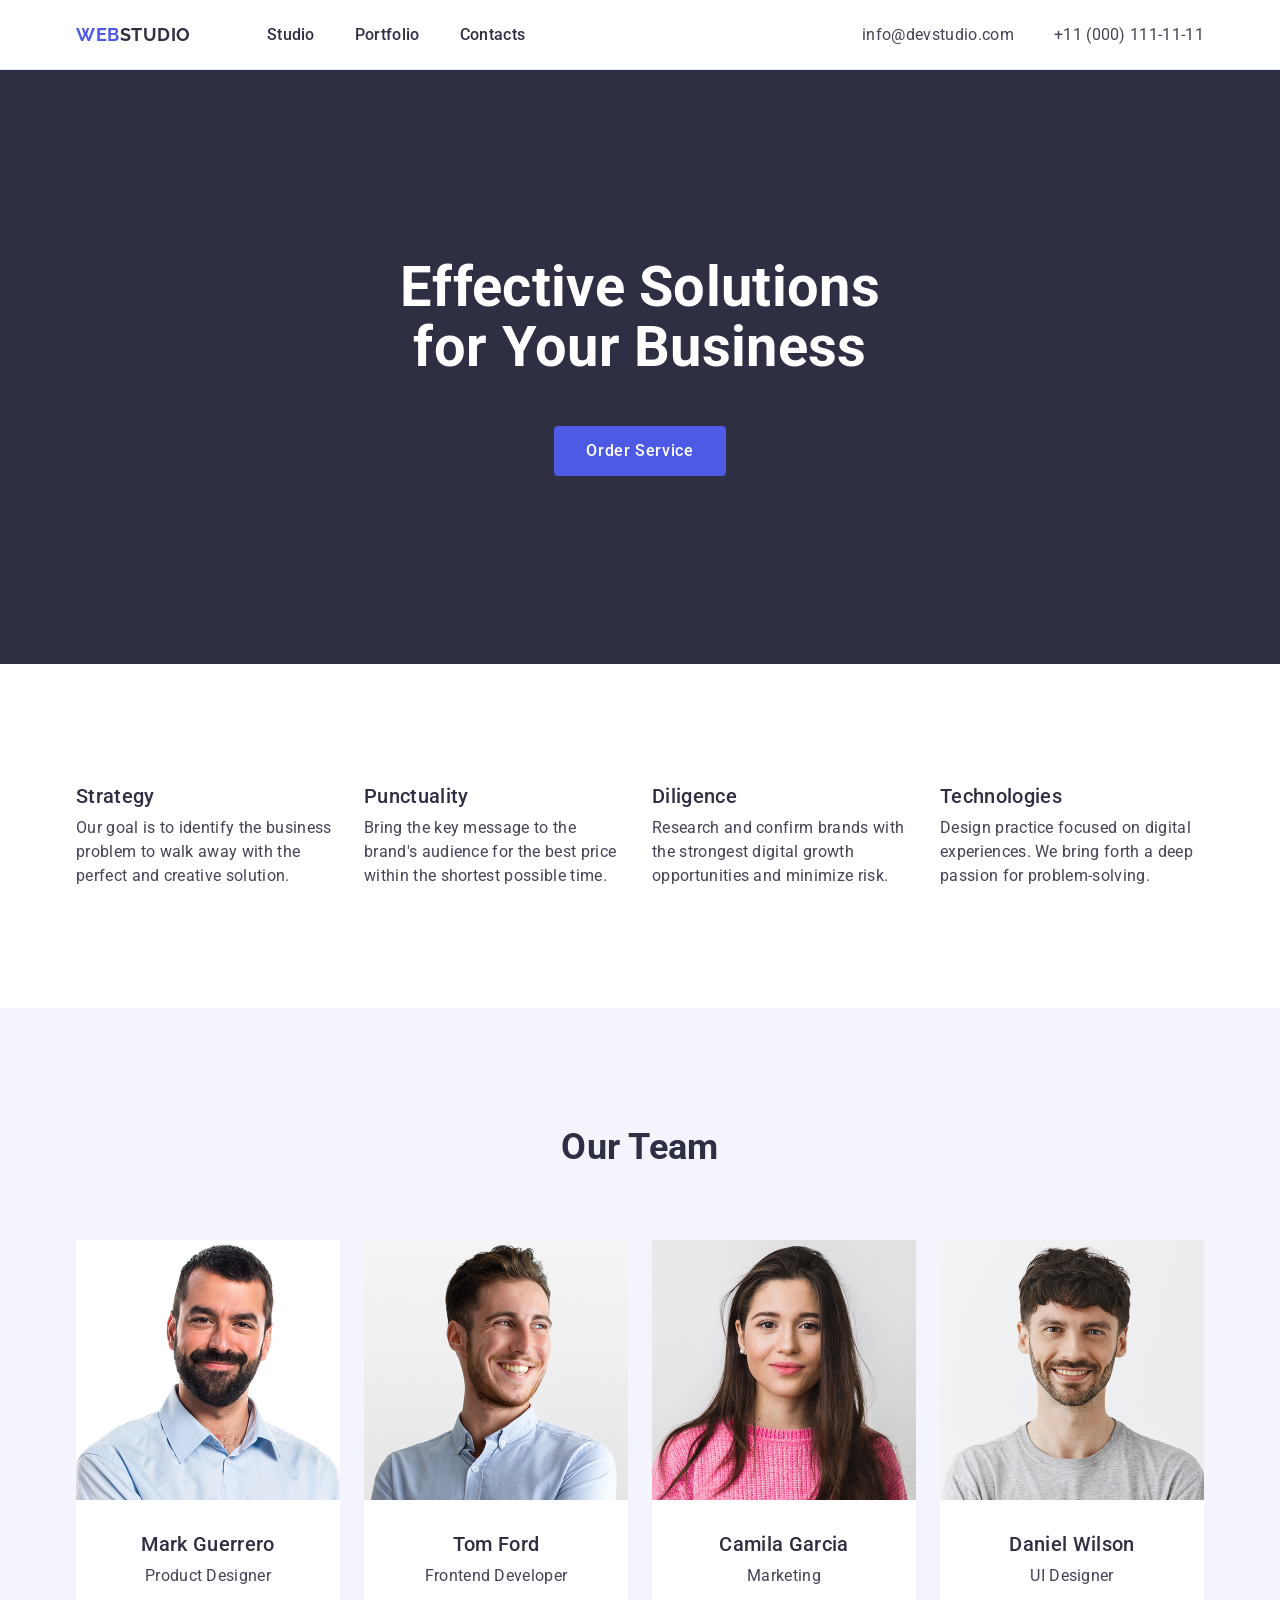
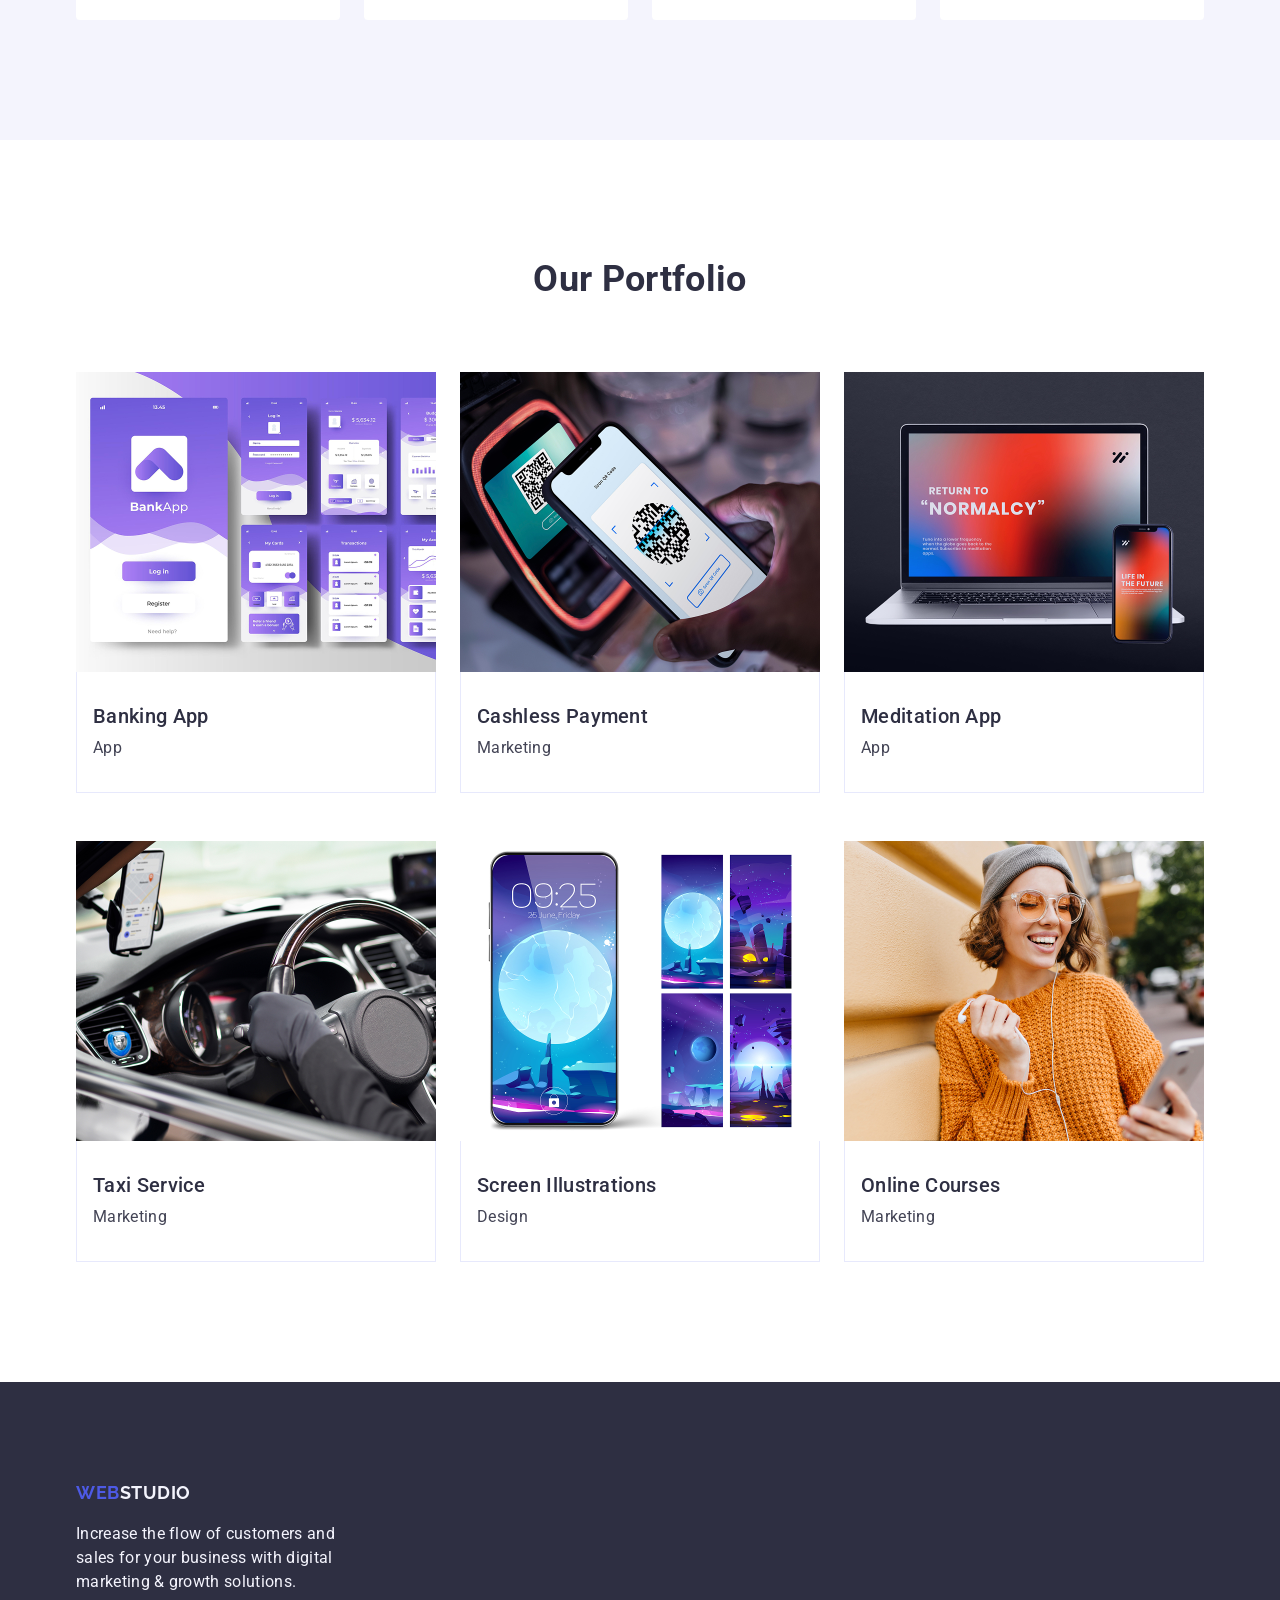
<file: index.html>
<!DOCTYPE html>
<html lang="en">
  <head>
    <meta charset="UTF-8" />
    <meta name="viewport" content="width=device-width, initial-scale=1.0" />
    <title>WebStudio is a company of effective business solutions</title>
    <link
      rel="stylesheet"
      href="https://cdnjs.cloudflare.com/ajax/libs/modern-normalize/3.0.1/modern-normalize.min.css"
    />
    <link rel="preconnect" href="https://fonts.googleapis.com" />
    <link rel="preconnect" href="https://fonts.gstatic.com" crossorigin />
    <link
      href="https://fonts.googleapis.com/css2?family=Raleway:wght@700&family=Roboto:wght@100..900&display=swap"
      rel="stylesheet"
    />
    <link rel="stylesheet" href="./css/styles.css" />
  </head>
  <body>
    <header class="header">
      <div class="container header-container">
        <a class="logo" href="./index.html"
          >Web<span class="header-logo">Studio</span></a
        >
        <!--Navigation-->
        <nav>
          <ul class="nav-menu">
            <li class="nav-menu-item">
              <a class="nav-link-item" href="./index.html">Studio</a>
            </li>
            <li class="nav-menu-item">
              <a class="nav-link-item" href="#">Portfolio</a>
            </li>
            <li class="nav-menu-item">
              <a class="nav-link-item" href="#">Contacts</a>
            </li>
          </ul>
        </nav>
        <!--Contact info-->
        <address class="contact-wrapper">
          <ul class="contact-list">
            <li class="contact-item">
              <a class="contact-link" href="mailto:info@devstudio.com"
                >info@devstudio.com</a
              >
            </li>
            <li class="contact-item">
              <a class="contact-link" href="tel:+110001111111"
                >+11 (000) 111-11-11</a
              >
            </li>
          </ul>
        </address>
      </div>
    </header>
    <main>
      <!--section 1-->
      <section class="section hero-section">
        <div class="container">
          <h1 class="hero-title">Effective Solutions for Your Business</h1>
          <button class="hero-button" type="button">Order Service</button>
        </div>
      </section>
      <!--section 2-->
      <section class="section features-section">
        <div class="container">
          <h2 class="section-title visually-hidden">Our Features</h2>
          <ul class="features-list">
            <li class="features-item">
              <h3 class="features-subtitle">Strategy</h3>
              <p class="features-text">
                Our goal is to identify the business problem to walk away with
                the perfect and creative solution.
              </p>
            </li>
            <li class="features-item">
              <h3 class="features-subtitle">Punctuality</h3>
              <p class="features-text">
                Bring the key message to the brand's audience for the best price
                within the shortest possible time.
              </p>
            </li>
            <li class="features-item">
              <h3 class="features-subtitle">Diligence</h3>
              <p class="features-text">
                Research and confirm brands with the strongest digital growth
                opportunities and minimize risk.
              </p>
            </li>
            <li class="features-item">
              <h3 class="features-subtitle">Technologies</h3>
              <p class="features-text">
                Design practice focused on digital experiences. We bring forth a
                deep passion for problem-solving.
              </p>
            </li>
          </ul>
        </div>
      </section>
      <!--section 3-->
      <section class="section team-section">
        <div class="container">
          <h2 class="section-title">Our Team</h2>
          <ul class="team-list">
            <li class="team-item">
              <img
                class="team-image"
                src="./images/team-card1.jpg"
                alt="Mark Guerrero"
                width="264"
                height="260"
              />
              <div class="team-wrapper">
                <h3 class="team-subtitle">Mark Guerrero</h3>
                <p class="team-text">Product Designer</p>
              </div>
            </li>
            <li class="team-item">
              <img
                class="team-image"
                src="./images/team-card2.jpg"
                alt="Tom Ford"
                width="264"
                height="260"
              />
              <div class="team-wrapper">
                <h3 class="team-subtitle">Tom Ford</h3>
                <p class="team-text">Frontend Developer</p>
              </div>
            </li>
            <li class="team-item">
              <img
                class="team-image"
                src="./images/team-card3.jpg"
                alt="Camila Garcia"
                width="264"
                height="260"
              />
              <div class="team-wrapper">
                <h3 class="team-subtitle">Camila Garcia</h3>
                <p class="team-text">Marketing</p>
              </div>
            </li>
            <li class="team-item">
              <img
                class="team-image"
                src="./images/team-card4.jpg"
                alt="Daniel Wilson"
                width="264"
                height="260"
              />
              <div class="team-wrapper">
                <h3 class="team-subtitle">Daniel Wilson</h3>
                <p class="team-text">UI Designer</p>
              </div>
            </li>
          </ul>
        </div>
      </section>
      <!--section 4-->
      <section class="section portfolio-section">
        <div class="container">
          <h2 class="section-title">Our Portfolio</h2>
          <ul class="portfolio-list">
            <li class="portfolio-item">
              <a class="portfolio-link" href="#">
                <img src="./images/portfolio1.jpg" alt="Bank app" width="360" />
                <div class="portfolio-wrapper">
                  <h3 class="portfolio-subtitle">Banking App</h3>
                  <p class="portfolio-text">App</p>
                </div>
              </a>
            </li>
            <li class="portfolio-item">
              <a class="portfolio-link" href="#">
                <img
                  src="./images/portfolio2.jpg"
                  alt="Cashless payment"
                  width="360"
                />
                <div class="portfolio-wrapper">
                  <h3 class="portfolio-subtitle">Cashless Payment</h3>
                  <p class="portfolio-text">Marketing</p>
                </div>
              </a>
            </li>
            <li class="portfolio-item">
              <a class="portfolio-link" href="#">
                <img
                  src="./images/portfolio3.jpg"
                  alt="Macbook and phone"
                  width="360"
                />
                <div class="portfolio-wrapper">
                  <h3 class="portfolio-subtitle">Meditation App</h3>
                  <p class="portfolio-text">App</p>
                </div>
              </a>
            </li>
            <li class="portfolio-item">
              <a class="portfolio-link" href="#">
                <img
                  src="./images/portfolio4.jpg"
                  alt="Taxi service"
                  width="360"
                />
                <div class="portfolio-wrapper">
                  <h3 class="portfolio-subtitle">Taxi Service</h3>
                  <p class="portfolio-text">Marketing</p>
                </div>
              </a>
            </li>
            <li class="portfolio-item">
              <a class="portfolio-link" href="#">
                <img
                  src="./images/portfolio5.jpg"
                  alt="Phone screen illustrations"
                  width="360"
                />
                <div class="portfolio-wrapper">
                  <h3 class="portfolio-subtitle">Screen Illustrations</h3>
                  <p class="portfolio-text">Design</p>
                </div>
              </a>
            </li>
            <li class="portfolio-item">
              <a class="portfolio-link" href="#">
                <img
                  src="./images/portfolio6.jpg"
                  alt="Girl with telephone"
                  width="360"
                />
                <div class="portfolio-wrapper">
                  <h3 class="portfolio-subtitle">Online Courses</h3>
                  <p class="portfolio-text">Marketing</p>
                </div>
              </a>
            </li>
          </ul>
        </div>
      </section>
    </main>
    <footer class="footer">
      <div class="container">
        <a class="logo logo-bottom" href="./index.html"
          >Web<span class="footer-logo">Studio</span></a
        >
        <p class="footer-text">
          Increase the flow of customers and sales for your business with
          digital marketing & growth solutions.
        </p>
      </div>
    </footer>
  </body>
</html>
</file>
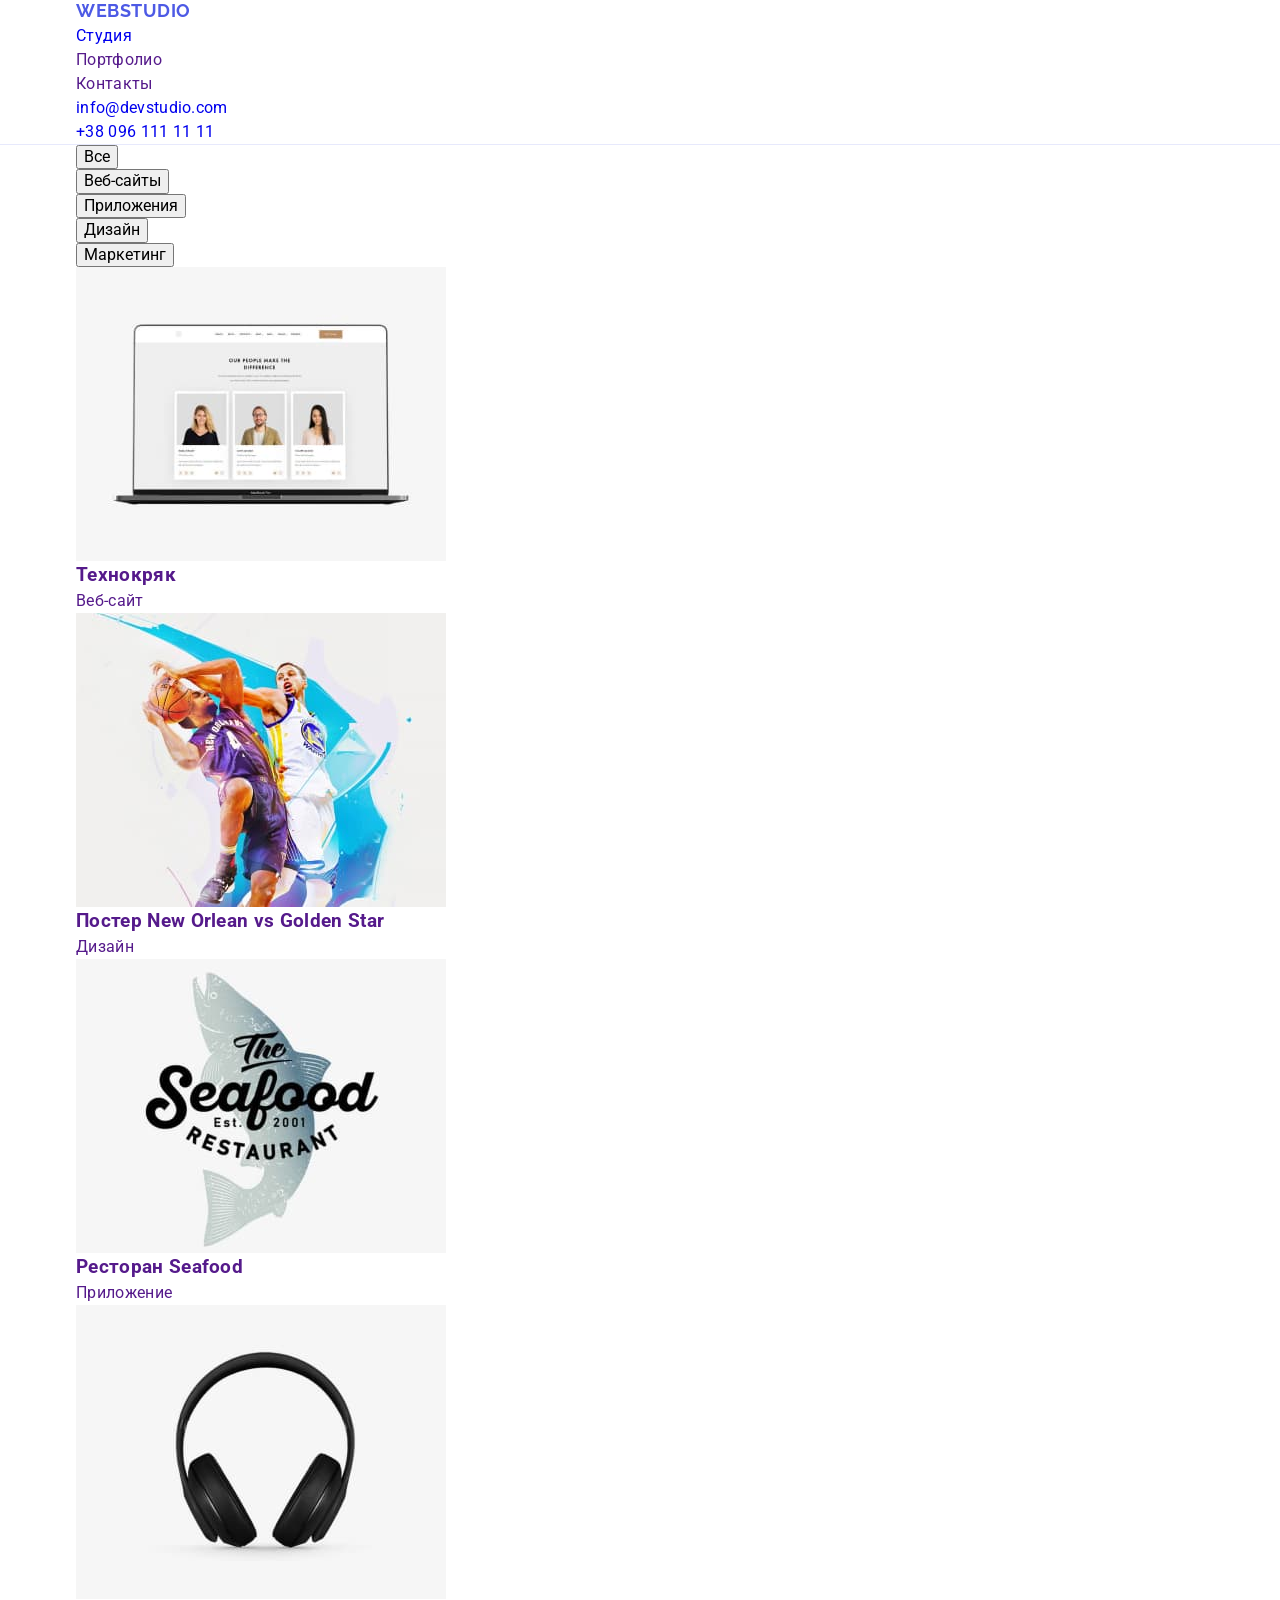
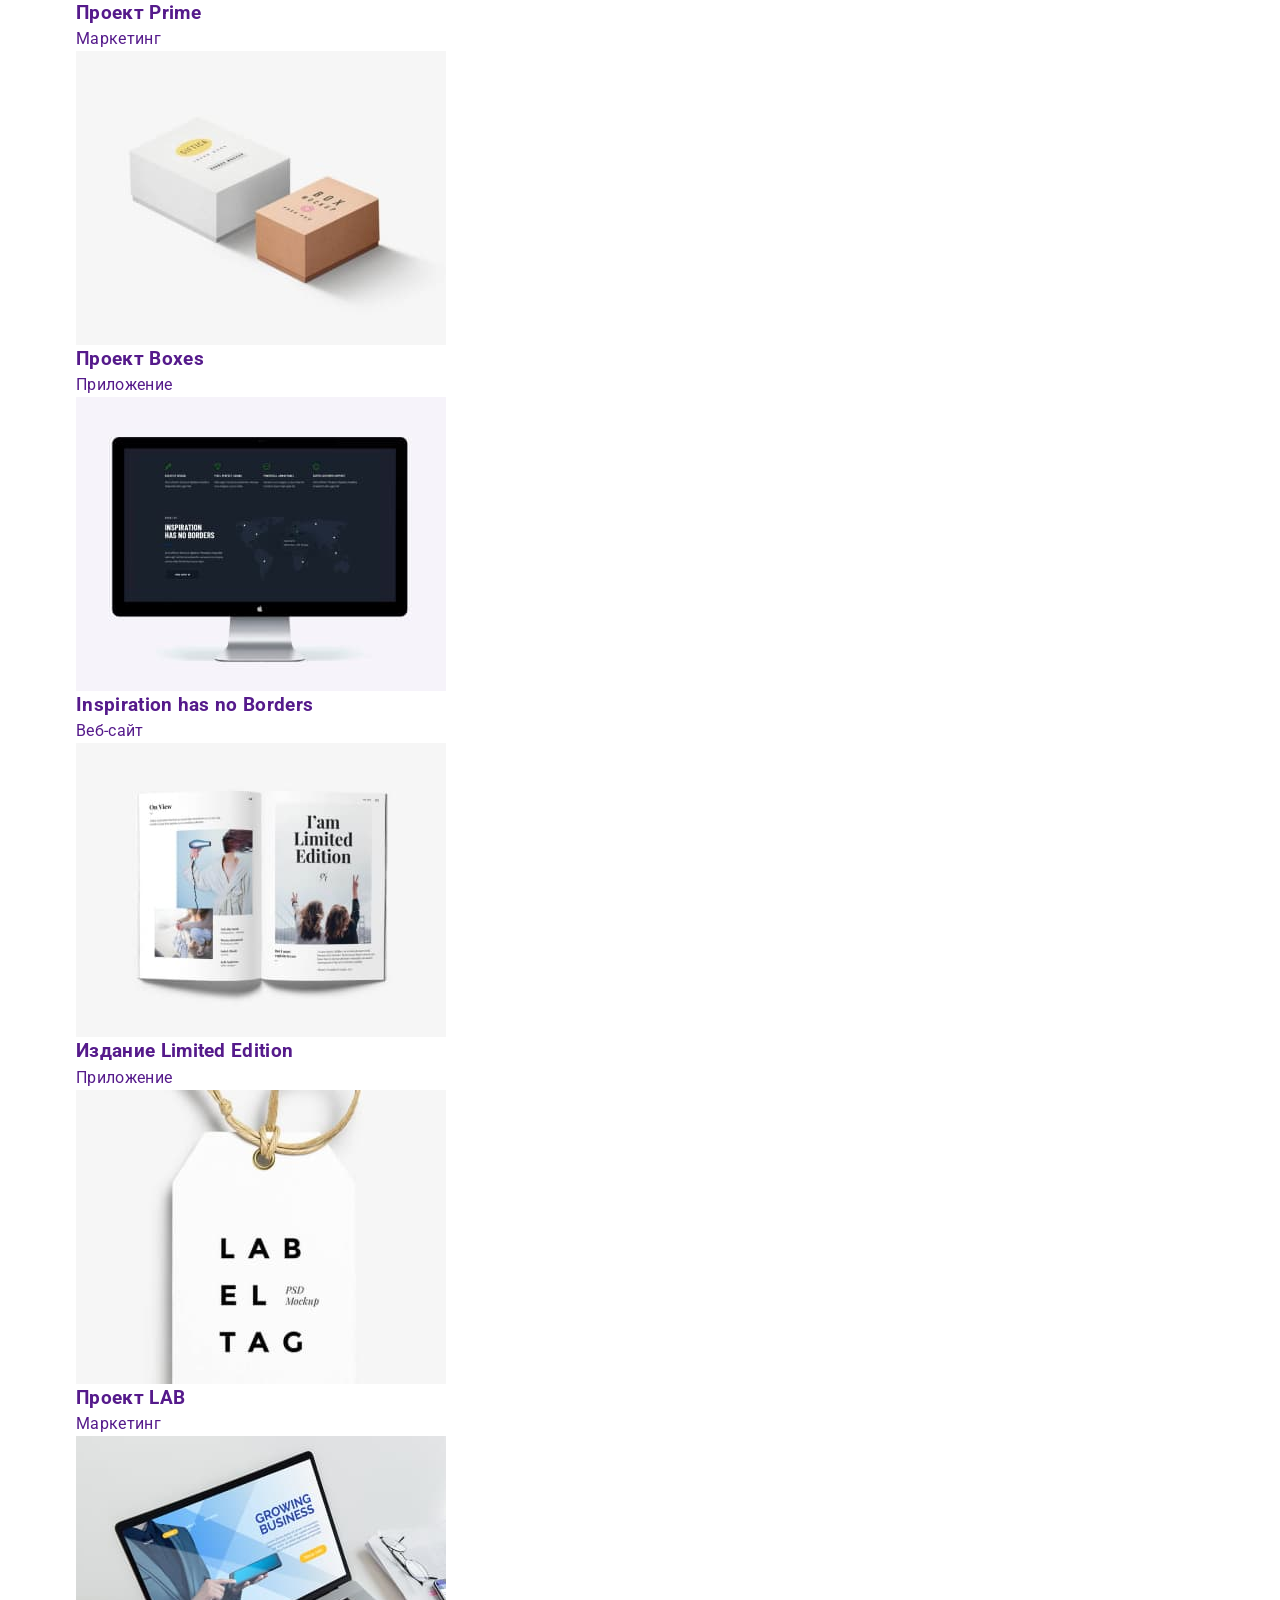
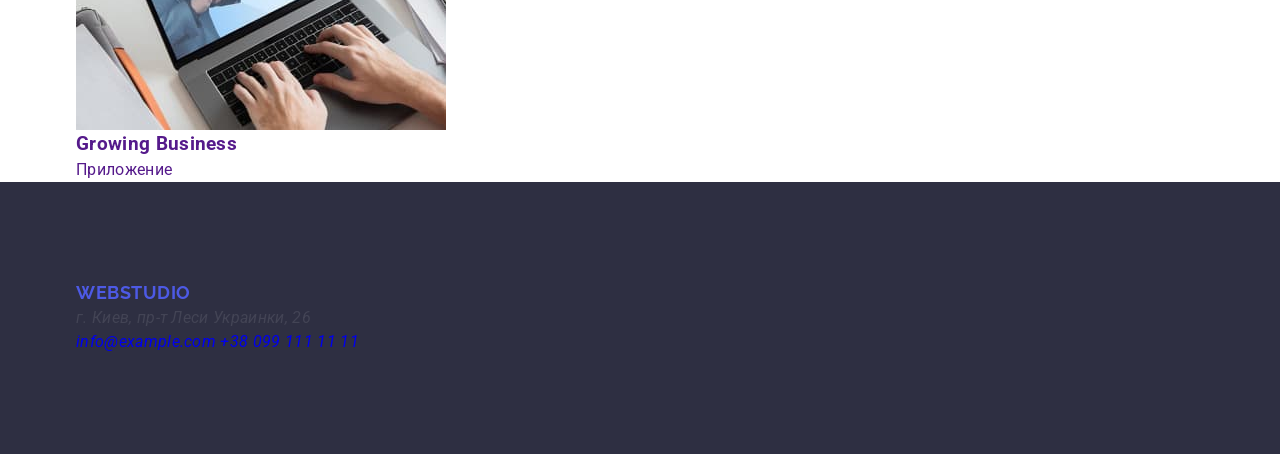
<file: portfolio.html>
<!DOCTYPE html>
<html lang="en">
  <head>
    <meta charset="UTF-8" />
    <meta http-equiv="X-UA-Compatible" content="IE=edge" />
    <meta name="viewport" content="width=device-width, initial-scale=1.0" />
    <title>Portfolio</title>
    <link
      rel="stylesheet"
      href="https://cdnjs.cloudflare.com/ajax/libs/modern-normalize/1.0.0/modern-normalize.min.css"
    />
    <link rel="stylesheet" href="./css/styles.css" />
    <link rel="preconnect" href="https://fonts.gstatic.com" />
    <link
      href="https://fonts.googleapis.com/css2?family=Raleway:wght@700&family=Roboto:wght@400;500;700;900&display=swap"
      rel="stylesheet"
    />
  </head>
  <body>
    <header class="header">
      <div class="container main-nav">
        <nav class="nav-container">
          <a href="" class="logo">Web<span class="logo-header">Studio</span></a>

          <ul class="site-nav list">
            <li class="site-nav-item"><a href="./index.html" class="link">Студия</a></li>
            <li class="site-nav-item"><a href="" class="link current">Портфолио</a></li>
            <li class="site-nav-item"><a href="" class="link">Контакты</a></li>
          </ul>
        </nav>
        <ul class="auth-nav list">
          <li class="auth-nav-item">
            <a href="info@devstudio.com" class="link">info@devstudio.com</a>
          </li>
          <li class="auth-nav-item">
            <a href="+380961111111" class="link">+38 096 111 11 11</a>
          </li>
        </ul>
      </div>
    </header>
    <main>
      <section class="section-projects">
        <div class="container">
          <ul class="projects-button list">
            <li class="project-button-item">
              <button type="button" class="button">Все</button>
            </li>
            <li class="project-button-item">
              <button type="button" class="button">Веб-сайты</button>
            </li>
            <li class="project-button-item">
              <button type="button" class="button">Приложения</button>
            </li>
            <li class="project-button-item">
              <button type="button" class="button">Дизайн</button>
            </li>
            <li class="project-button-item">
              <button type="button" class="button">Маркетинг</button>
            </li>
          </ul>
          <ul class="all-projects list">
            <li class="all-projects-item">
              <a href="" class="link">
                <img src="./images/img_project1.jpg" alt="Ноутбук" width="370" />
                <div class="projects-card">
                  <h3 class="section-subtitle">Технокряк</h3>
                  <p class="section-projects-text">Веб-сайт</p>
                </div>
              </a>
            </li>
            <li class="all-projects-item">
              <a href="" class="link">
                <img src="./images/img_project2.jpg" alt="Два парня" width="370" />
                <div class="projects-card">
                  <h3 class="section-subtitle">Постер New Orlean vs Golden Star</h3>
                  <p class="section-projects-text">Дизайн</p>
                </div>
              </a>
            </li>
            <li class="all-projects-item">
              <a href="" class="link">
                <img src="./images/img_project3.jpg" alt="Надпись ресторана" width="370" />
                <div class="projects-card">
                  <h3 class="section-subtitle">Ресторан Seafood</h3>
                  <p class="section-projects-text">Приложение</p>
                </div>
              </a>
            </li>
            <li class="all-projects-item">
              <a href="" class="link">
                <img src="./images/img_project4.jpg" alt="Наушники" width="370" />
                <div class="projects-card">
                  <h3 class="section-subtitle">Проект Prime</h3>
                  <p class="section-projects-text">Маркетинг</p>
                </div>
              </a>
            </li>
            <li class="all-projects-item">
              <a href="" class="link">
                <img src="./images/img_project5.jpg" alt="Две коробки" width="370" />
                <div class="projects-card">
                  <h3 class="section-subtitle">Проект Boxes</h3>
                  <p class="section-projects-text">Приложение</p>
                </div>
              </a>
            </li>
            <li class="all-projects-item">
              <a href="" class="link">
                <img src="./images/img_project6.jpg" alt="Компьютер" width="370" />
                <div class="projects-card">
                  <h3 class="section-subtitle">Inspiration has no Borders</h3>
                  <p class="section-projects-text">Веб-сайт</p>
                </div>
              </a>
            </li>
            <li class="all-projects-item">
              <a href="" class="link">
                <img src="./images/img_project7.jpg" alt="Журнал" width="370" />
                <div class="projects-card">
                  <h3 class="section-subtitle">Издание Limited Edition</h3>
                  <p class="section-projects-text">Приложение</p>
                </div>
              </a>
            </li>
            <li class="all-projects-item">
              <a href="" class="link">
                <img src="./images/img_project8.jpg" alt="Ярлык" width="370" />
                <div class="projects-card">
                  <h3 class="section-subtitle">Проект LAB</h3>
                  <p class="section-projects-text">Маркетинг</p>
                </div>
              </a>
            </li>
            <li class="all-projects-item">
              <a href="" class="link">
                <img src="./images/img_project9.jpg" alt="Ноутбук" width="370" />
                <div class="projects-card">
                  <h3 class="section-subtitle">Growing Business</h3>
                  <p class="section-projects-text">Приложение</p>
                </div>
              </a>
            </li>
          </ul>
        </div>
      </section>
    </main>
    <footer class="footer">
      <div class="container">
        <a href="" class="logo">Web<span class="logo-footer">Studio</span></a>
        <address class="address">
          <span class="address-details">г. Киев, пр-т Леси Украинки, 26</span><br />
          <div class="contact-details">
            <a href="info@example.com" class="link">info@example.com</a>
            <a href="+380991111111" class="link">+38 099 111 11 11</a>
          </div>
        </address>
      </div>
    </footer>
  </body>
</html>
</file>
<file: css/styles.css>
body {
  background-color: #fff;
  color: #434455;
  font-family: 'Roboto', sans-serif;
  font-size: 16px;
  font-weight: 400;
  letter-spacing: 0.02em;
  line-height: 1.5;
}

h1,
h2,
h3,
h4,
h5,
h6 {
  font-family: 'Roboto', sans-serif;
  margin-top: 0;
  margin-bottom: 0;
}

p {
  margin: 0;
  padding: 0;
}

ul,
ol {
  list-style-type: none;
  margin-top: 0;
  margin-bottom: 0;
  padding-left: 0;
}

a {
  text-decoration: none;
}

img {
  display: block;
  max-width: 100%;
}

header {
  border-bottom: 1px solid #e7e9fc;
}

.section {
  padding: 120px 0;
}

.container {
  max-width: 1158px;
  margin: 0 auto;
  padding: 0 15px;
}

/* Header section */

.logo {
  color: #4d5ae5;
  font-family: 'Raleway', sans-serif;
  font-size: 18px;
  font-weight: 700;
  letter-spacing: 0.03em;
  line-height: 1.167;
  margin-right: 76px;
  padding-top: 24px;
  padding-bottom: 24px;
  text-transform: uppercase;
}

.header-logo {
  color: #2e2f42;
}

.header-container {
  display: flex;
  align-items: center;
}

.nav-menu {
  display: flex;
}

.nav-menu-item:not(:last-child),
.contact-item:not(:last-child) {
  margin-right: 40px;
}

.nav-link-item {
  color: #2e2f42;
  font-weight: 500;
  padding: 24px 0;
}

.nav-link-item:hover,
.nav-link-item:focus {
  color: #404bbf;
}

.contact-wrapper {
  margin-left: auto;
}

.contact-list {
  display: flex;
  justify-content: flex-end;
  margin-left: auto;
}

.contact-item {
  display: flex;
}

.contact-link {
  color: #434455;
  font-style: normal;
}

.contact-link:hover,
.contact-link:focus {
  color: #404bbf;
}

/* Hero section */

.hero-section {
  background-color: #2e2f42;
  padding-top: 188px;
  padding-bottom: 188px;
  text-align: center;
}

.hero-title {
  max-width: 496px;
  color: #fff;
  font-size: 56px;
  font-weight: 700;
  line-height: 1.07;
  margin-bottom: 48px;
  margin-left: auto;
  margin-right: auto;
}

.hero-button {
  background-color: #4d5ae5;
  border-radius: 4px;
  border: none;
  color: #fff;
  cursor: pointer;
  font-weight: 500;
  letter-spacing: 0.04em;
  padding: 16px 32px;
}

.hero-button:hover,
.hero-button:focus {
  background-color: #404bbf;
}

/* Features section */

.visually-hidden {
  position: absolute;
  width: 1px;
  height: 1px;
  margin: -1px;
  border: 0;
  padding: 0;
  white-space: nowrap;
  clip-path: inset(100%);
  clip: rect(0 0 0 0);
  overflow: hidden;
}

.features-list {
  display: flex;
  column-gap: 24px;
}

.features-item {
  width: calc((100% - 72px) / 4);
}

.features-subtitle {
  margin-bottom: 8px;
}

.features-subtitle,
.team-subtitle,
.portfolio-subtitle {
  color: #2e2f42;
  font-weight: 500;
  font-size: 20px;
  line-height: 1.2;
}

/* Team section */

.team-list {
  display: flex;
  column-gap: 24px;
}

.team-subtitle,
.team-text {
  text-align: center;
}

.team-section {
  background-color: #f4f4fd;
}

.team-item {
  background-color: #fff;
  width: calc((100% - 72px) / 4);
  border-radius: 0 0 4px 4px;
}

.team-wrapper {
  padding: 32px 16px;
}

.team-subtitle {
  margin-bottom: 8px;
}

.section-title {
  color: #2e2f42;
  font-weight: 700;
  font-size: 36px;
  line-height: 1.11;
  text-align: center;
  margin-bottom: 72px;
}

/* Portfolio section */

.portfolio-list {
  display: flex;
  flex-wrap: wrap;
  column-gap: 24px;
  row-gap: 48px;
}

.portfolio-item {
  width: calc((100% - 48px) / 3);
}

.portfolio-wrapper {
  border-bottom: 1px solid #e7e9fc;
  border-left: 1px solid #e7e9fc;
  border-right: 1px solid #e7e9fc;
  padding: 32px 16px;
}

.portfolio-text {
  color: #434455;
  margin-top: 8px;
}

.footer {
  background-color: #2e2f42;
  padding: 100px 0;
}

.footer-logo {
  color: #f4f4fd;
  text-transform: uppercase;
}

.logo-bottom {
  margin: 0;
  padding: 0;
}

.footer-text {
  max-width: 264px;
  color: #f4f4fd;
  margin-top: 16px;
}
</file>
